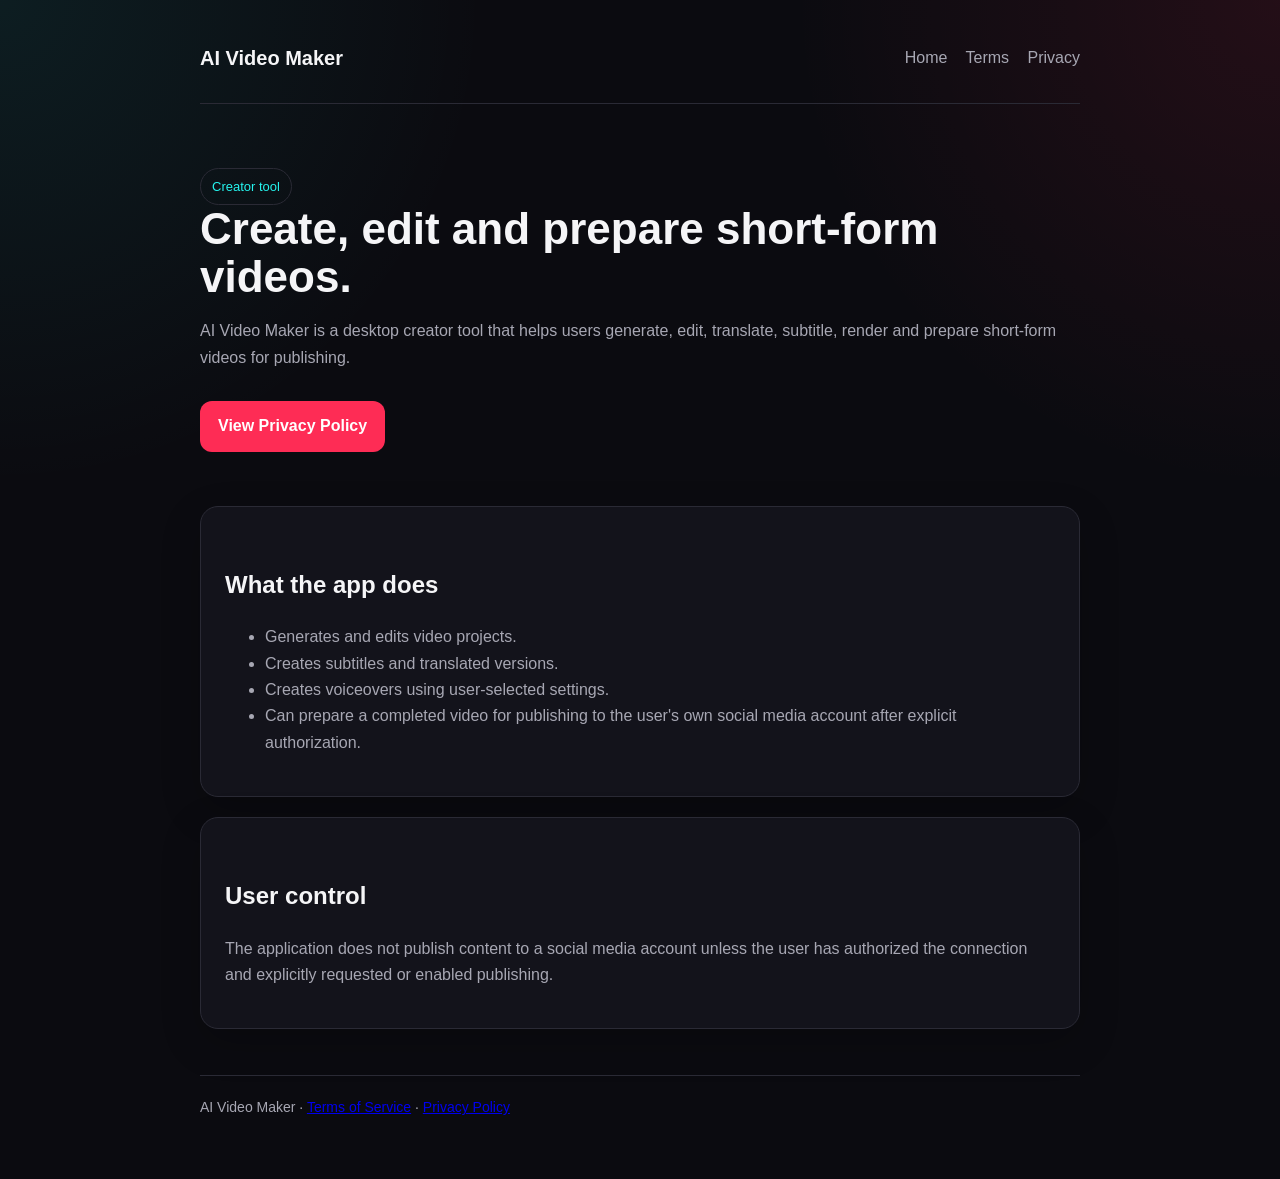
<file: index.html>
<!doctype html>
<html lang="en">
<head>
  <meta charset="utf-8">
  <meta name="viewport" content="width=device-width, initial-scale=1">
  <title>AI Video Maker</title>
  <meta name="description" content="AI Video Maker helps creators generate, edit and publish short-form videos.">
  <link rel="stylesheet" href="style.css">
</head>
<body>
  <div class="container">
    <nav>
      <div class="brand">AI Video Maker</div>
      <div>
        <a href="index.html">Home</a>
        <a href="terms.html">Terms</a>
        <a href="privacy.html">Privacy</a>
      </div>
    </nav>

    <section class="hero">
      <span class="badge">Creator tool</span>
      <h1>Create, edit and prepare short-form videos.</h1>
      <p>AI Video Maker is a desktop creator tool that helps users generate, edit, translate, subtitle, render and prepare short-form videos for publishing.</p>
      <a class="btn" href="privacy.html">View Privacy Policy</a>
    </section>

    <div class="card">
      <h2>What the app does</h2>
      <ul>
        <li>Generates and edits video projects.</li>
        <li>Creates subtitles and translated versions.</li>
        <li>Creates voiceovers using user-selected settings.</li>
        <li>Can prepare a completed video for publishing to the user's own social media account after explicit authorization.</li>
      </ul>
    </div>

    <div class="card">
      <h2>User control</h2>
      <p>The application does not publish content to a social media account unless the user has authorized the connection and explicitly requested or enabled publishing.</p>
    </div>

    <footer>
      AI Video Maker · <a href="terms.html">Terms of Service</a> · <a href="privacy.html">Privacy Policy</a>
    </footer>
  </div>
</body>
</html>
</file>
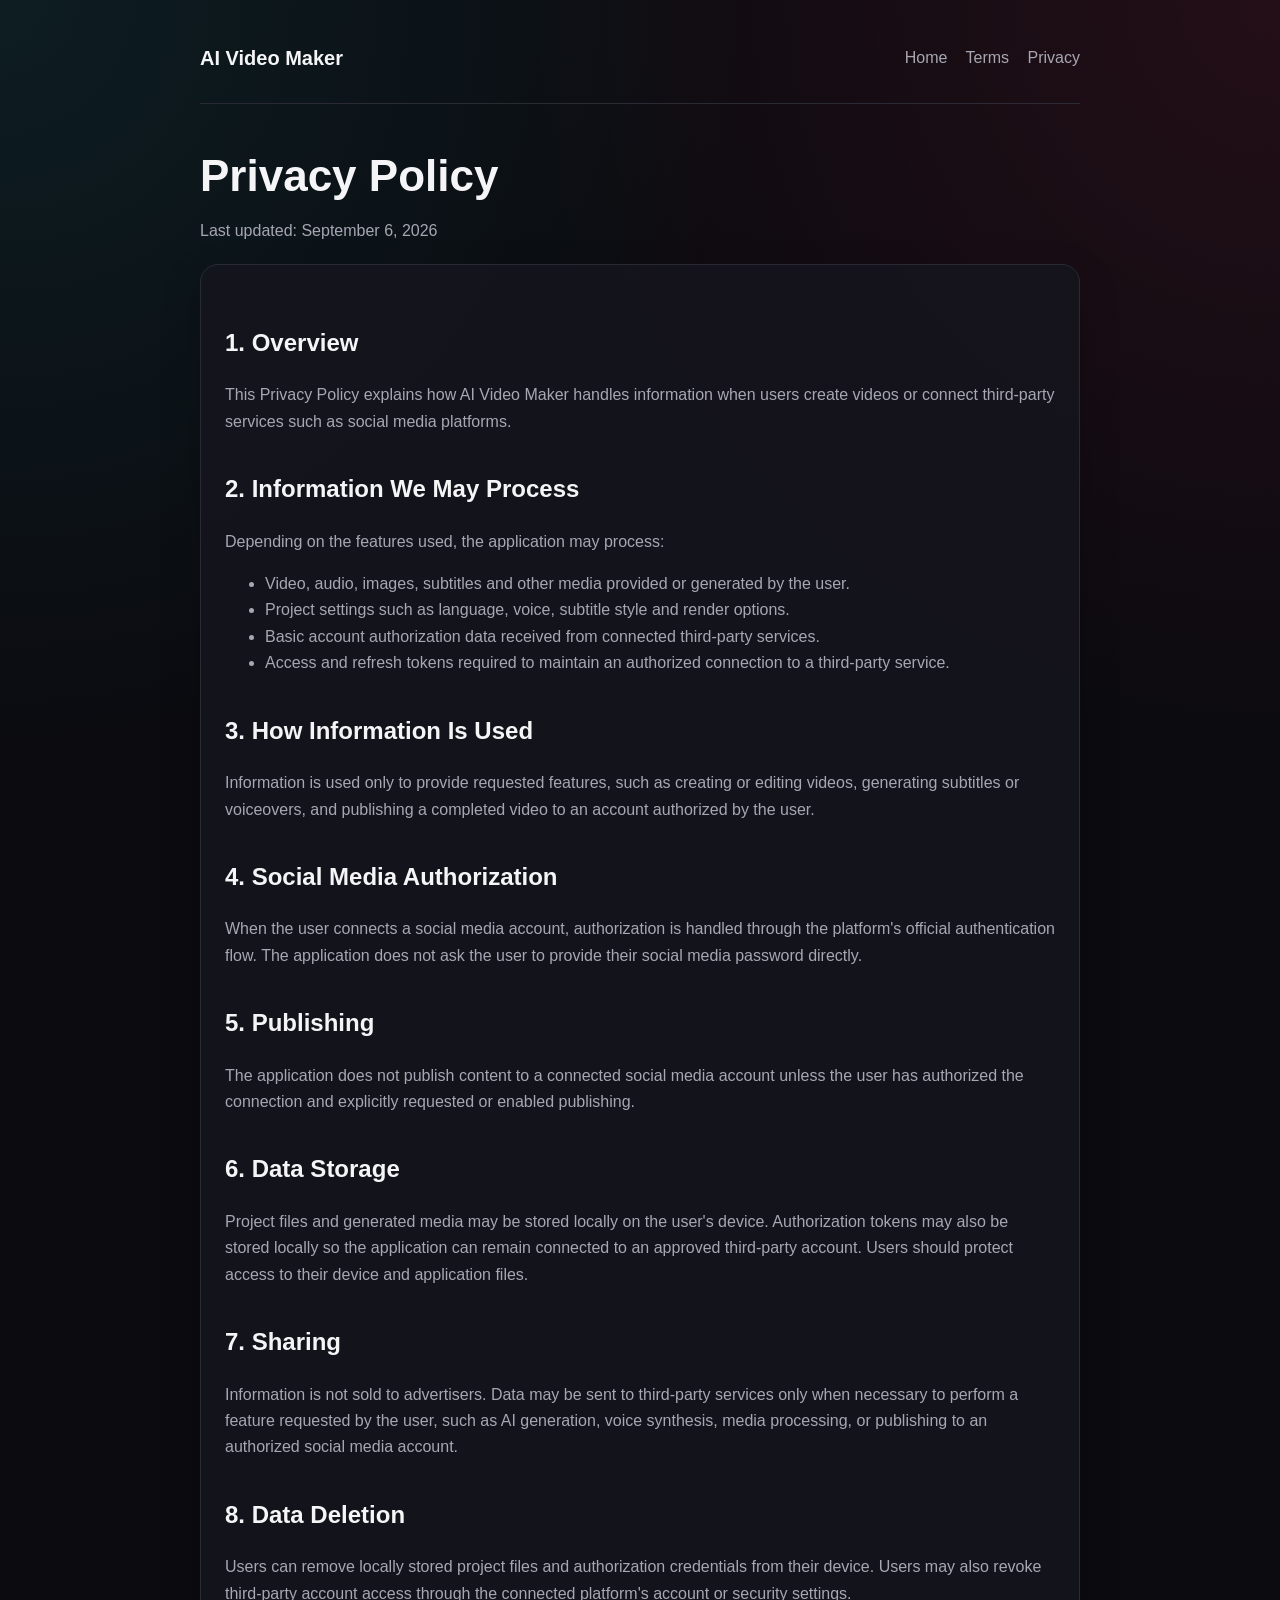
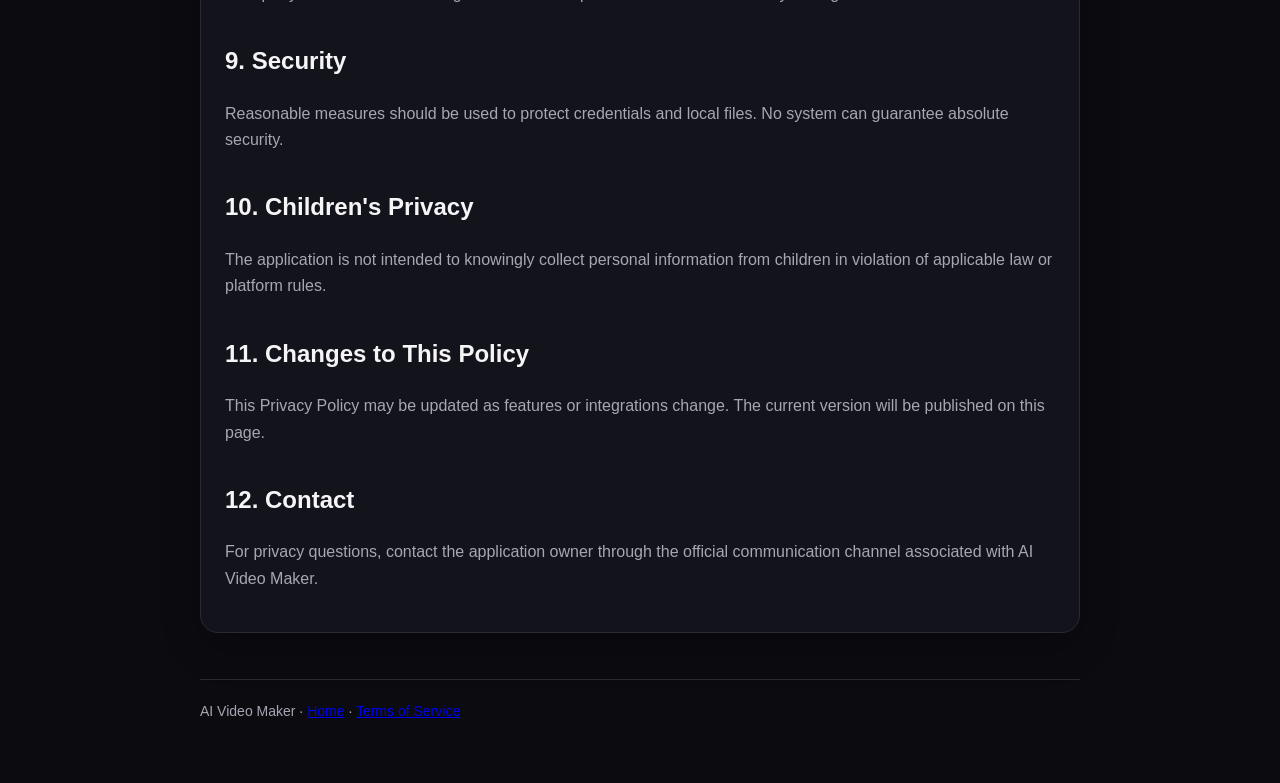
<file: privacy.html>
<!doctype html>
<html lang="en">
<head>
  <meta charset="utf-8">
  <meta name="viewport" content="width=device-width, initial-scale=1">
  <title>Privacy Policy — AI Video Maker</title>
  <link rel="stylesheet" href="style.css">
</head>
<body>
<div class="container">
  <nav>
    <div class="brand">AI Video Maker</div>
    <div>
      <a href="index.html">Home</a>
      <a href="terms.html">Terms</a>
      <a href="privacy.html">Privacy</a>
    </div>
  </nav>

  <h1 style="margin-top:48px">Privacy Policy</h1>
  <p>Last updated: September 6, 2026</p>

  <div class="card">
    <h2>1. Overview</h2>
    <p>This Privacy Policy explains how AI Video Maker handles information when users create videos or connect third-party services such as social media platforms.</p>

    <h2>2. Information We May Process</h2>
    <p>Depending on the features used, the application may process:</p>
    <ul>
      <li>Video, audio, images, subtitles and other media provided or generated by the user.</li>
      <li>Project settings such as language, voice, subtitle style and render options.</li>
      <li>Basic account authorization data received from connected third-party services.</li>
      <li>Access and refresh tokens required to maintain an authorized connection to a third-party service.</li>
    </ul>

    <h2>3. How Information Is Used</h2>
    <p>Information is used only to provide requested features, such as creating or editing videos, generating subtitles or voiceovers, and publishing a completed video to an account authorized by the user.</p>

    <h2>4. Social Media Authorization</h2>
    <p>When the user connects a social media account, authorization is handled through the platform's official authentication flow. The application does not ask the user to provide their social media password directly.</p>

    <h2>5. Publishing</h2>
    <p>The application does not publish content to a connected social media account unless the user has authorized the connection and explicitly requested or enabled publishing.</p>

    <h2>6. Data Storage</h2>
    <p>Project files and generated media may be stored locally on the user's device. Authorization tokens may also be stored locally so the application can remain connected to an approved third-party account. Users should protect access to their device and application files.</p>

    <h2>7. Sharing</h2>
    <p>Information is not sold to advertisers. Data may be sent to third-party services only when necessary to perform a feature requested by the user, such as AI generation, voice synthesis, media processing, or publishing to an authorized social media account.</p>

    <h2>8. Data Deletion</h2>
    <p>Users can remove locally stored project files and authorization credentials from their device. Users may also revoke third-party account access through the connected platform's account or security settings.</p>

    <h2>9. Security</h2>
    <p>Reasonable measures should be used to protect credentials and local files. No system can guarantee absolute security.</p>

    <h2>10. Children's Privacy</h2>
    <p>The application is not intended to knowingly collect personal information from children in violation of applicable law or platform rules.</p>

    <h2>11. Changes to This Policy</h2>
    <p>This Privacy Policy may be updated as features or integrations change. The current version will be published on this page.</p>

    <h2>12. Contact</h2>
    <p>For privacy questions, contact the application owner through the official communication channel associated with AI Video Maker.</p>
  </div>

  <footer>
    AI Video Maker · <a href="index.html">Home</a> · <a href="terms.html">Terms of Service</a>
  </footer>
</div>
</body>
</html>
</file>
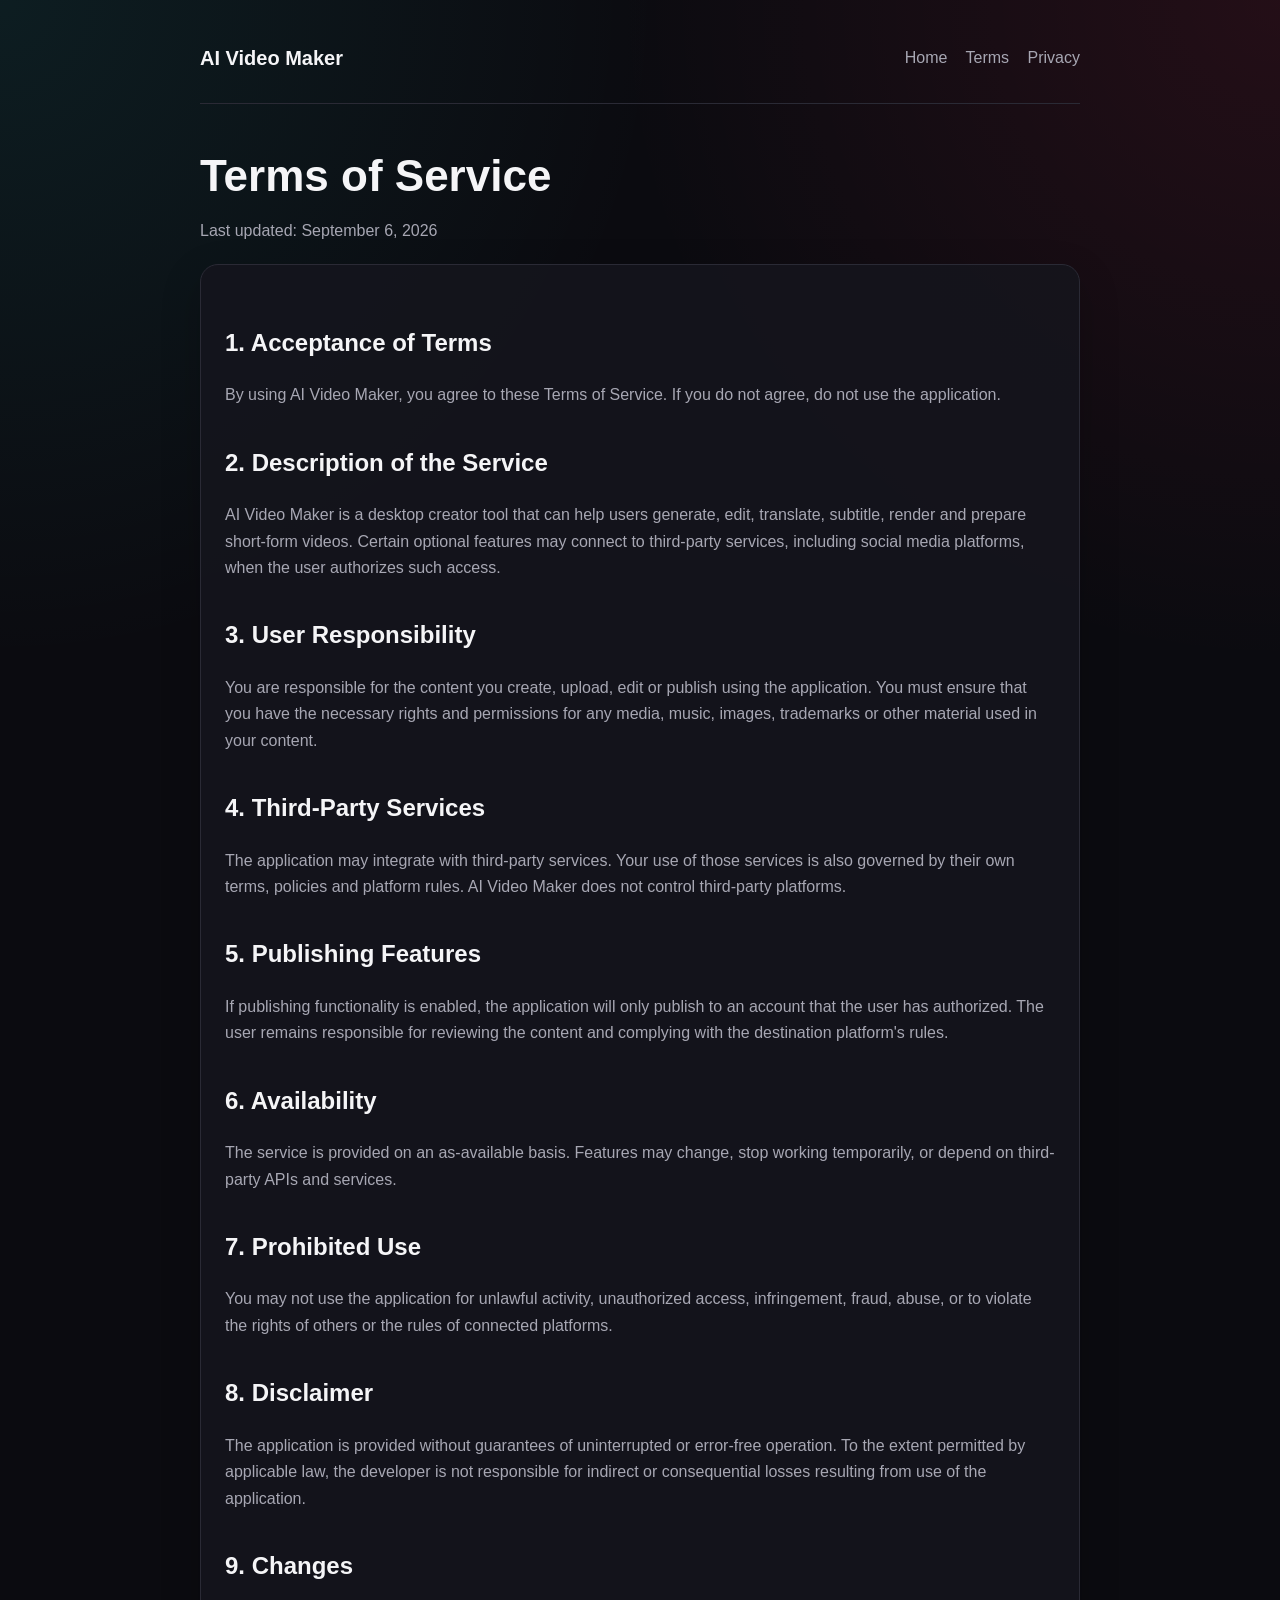
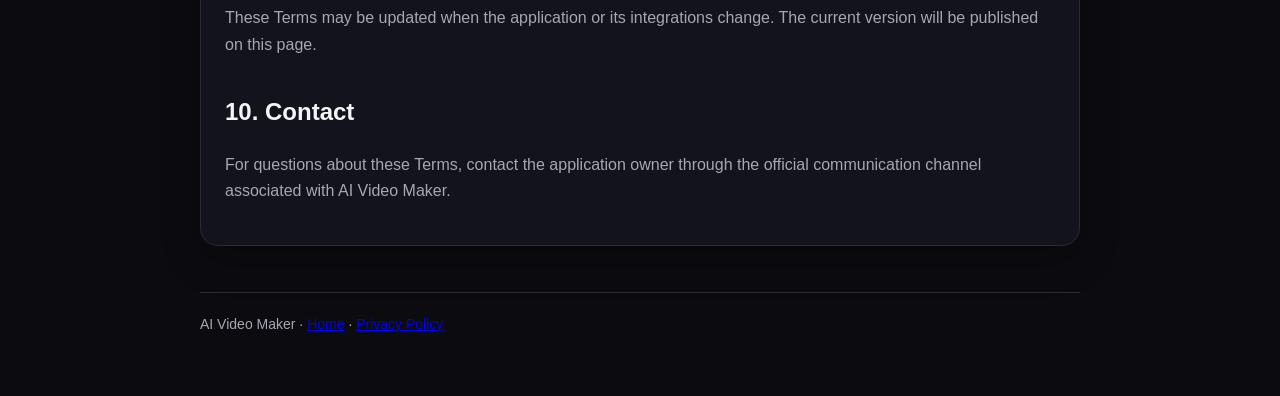
<file: terms.html>
<!doctype html>
<html lang="en">
<head>
  <meta charset="utf-8">
  <meta name="viewport" content="width=device-width, initial-scale=1">
  <title>Terms of Service — AI Video Maker</title>
  <link rel="stylesheet" href="style.css">
</head>
<body>
<div class="container">
  <nav>
    <div class="brand">AI Video Maker</div>
    <div>
      <a href="index.html">Home</a>
      <a href="terms.html">Terms</a>
      <a href="privacy.html">Privacy</a>
    </div>
  </nav>

  <h1 style="margin-top:48px">Terms of Service</h1>
  <p>Last updated: September 6, 2026</p>

  <div class="card">
    <h2>1. Acceptance of Terms</h2>
    <p>By using AI Video Maker, you agree to these Terms of Service. If you do not agree, do not use the application.</p>

    <h2>2. Description of the Service</h2>
    <p>AI Video Maker is a desktop creator tool that can help users generate, edit, translate, subtitle, render and prepare short-form videos. Certain optional features may connect to third-party services, including social media platforms, when the user authorizes such access.</p>

    <h2>3. User Responsibility</h2>
    <p>You are responsible for the content you create, upload, edit or publish using the application. You must ensure that you have the necessary rights and permissions for any media, music, images, trademarks or other material used in your content.</p>

    <h2>4. Third-Party Services</h2>
    <p>The application may integrate with third-party services. Your use of those services is also governed by their own terms, policies and platform rules. AI Video Maker does not control third-party platforms.</p>

    <h2>5. Publishing Features</h2>
    <p>If publishing functionality is enabled, the application will only publish to an account that the user has authorized. The user remains responsible for reviewing the content and complying with the destination platform's rules.</p>

    <h2>6. Availability</h2>
    <p>The service is provided on an as-available basis. Features may change, stop working temporarily, or depend on third-party APIs and services.</p>

    <h2>7. Prohibited Use</h2>
    <p>You may not use the application for unlawful activity, unauthorized access, infringement, fraud, abuse, or to violate the rights of others or the rules of connected platforms.</p>

    <h2>8. Disclaimer</h2>
    <p>The application is provided without guarantees of uninterrupted or error-free operation. To the extent permitted by applicable law, the developer is not responsible for indirect or consequential losses resulting from use of the application.</p>

    <h2>9. Changes</h2>
    <p>These Terms may be updated when the application or its integrations change. The current version will be published on this page.</p>

    <h2>10. Contact</h2>
    <p>For questions about these Terms, contact the application owner through the official communication channel associated with AI Video Maker.</p>
  </div>

  <footer>
    AI Video Maker · <a href="index.html">Home</a> · <a href="privacy.html">Privacy Policy</a>
  </footer>
</div>
</body>
</html>
</file>
<file: style.css>
:root{
  --bg:#0b0b10;
  --card:#15151d;
  --text:#f5f5f7;
  --muted:#a7a7b3;
  --accent:#fe2c55;
  --accent2:#25f4ee;
  --border:#2a2a35;
}
*{box-sizing:border-box}
body{
  margin:0;
  font-family:Inter,Arial,Helvetica,sans-serif;
  background:
    radial-gradient(circle at top left, rgba(37,244,238,.08), transparent 28%),
    radial-gradient(circle at top right, rgba(254,44,85,.10), transparent 28%),
    var(--bg);
  color:var(--text);
  line-height:1.65;
}
.container{max-width:920px;margin:0 auto;padding:32px 20px 60px}
nav{
  display:flex;justify-content:space-between;align-items:center;
  gap:16px;padding:10px 0 28px;border-bottom:1px solid var(--border)
}
.brand{font-weight:800;font-size:20px}
nav a{color:var(--muted);text-decoration:none;margin-left:14px}
nav a:hover{color:var(--text)}
.hero{padding:64px 0 34px}
h1{font-size:44px;line-height:1.08;margin:0 0 18px}
h2{margin-top:34px}
p,li{color:var(--muted)}
.card{
  background:rgba(21,21,29,.88);
  border:1px solid var(--border);
  border-radius:18px;
  padding:24px;
  margin:20px 0;
  box-shadow:0 14px 40px rgba(0,0,0,.2)
}
.badge{
  display:inline-block;padding:7px 11px;border-radius:999px;
  border:1px solid var(--border);color:var(--accent2);font-size:13px
}
.btn{
  display:inline-block;margin-top:14px;padding:12px 18px;border-radius:12px;
  background:var(--accent);color:#fff;text-decoration:none;font-weight:700
}
footer{margin-top:46px;padding-top:20px;border-top:1px solid var(--border);color:var(--muted);font-size:14px}
code{background:#1d1d27;padding:2px 6px;border-radius:6px}
@media(max-width:650px){
  h1{font-size:34px}
  nav{align-items:flex-start;flex-direction:column}
  nav a{margin:0 12px 0 0}
}
</file>
